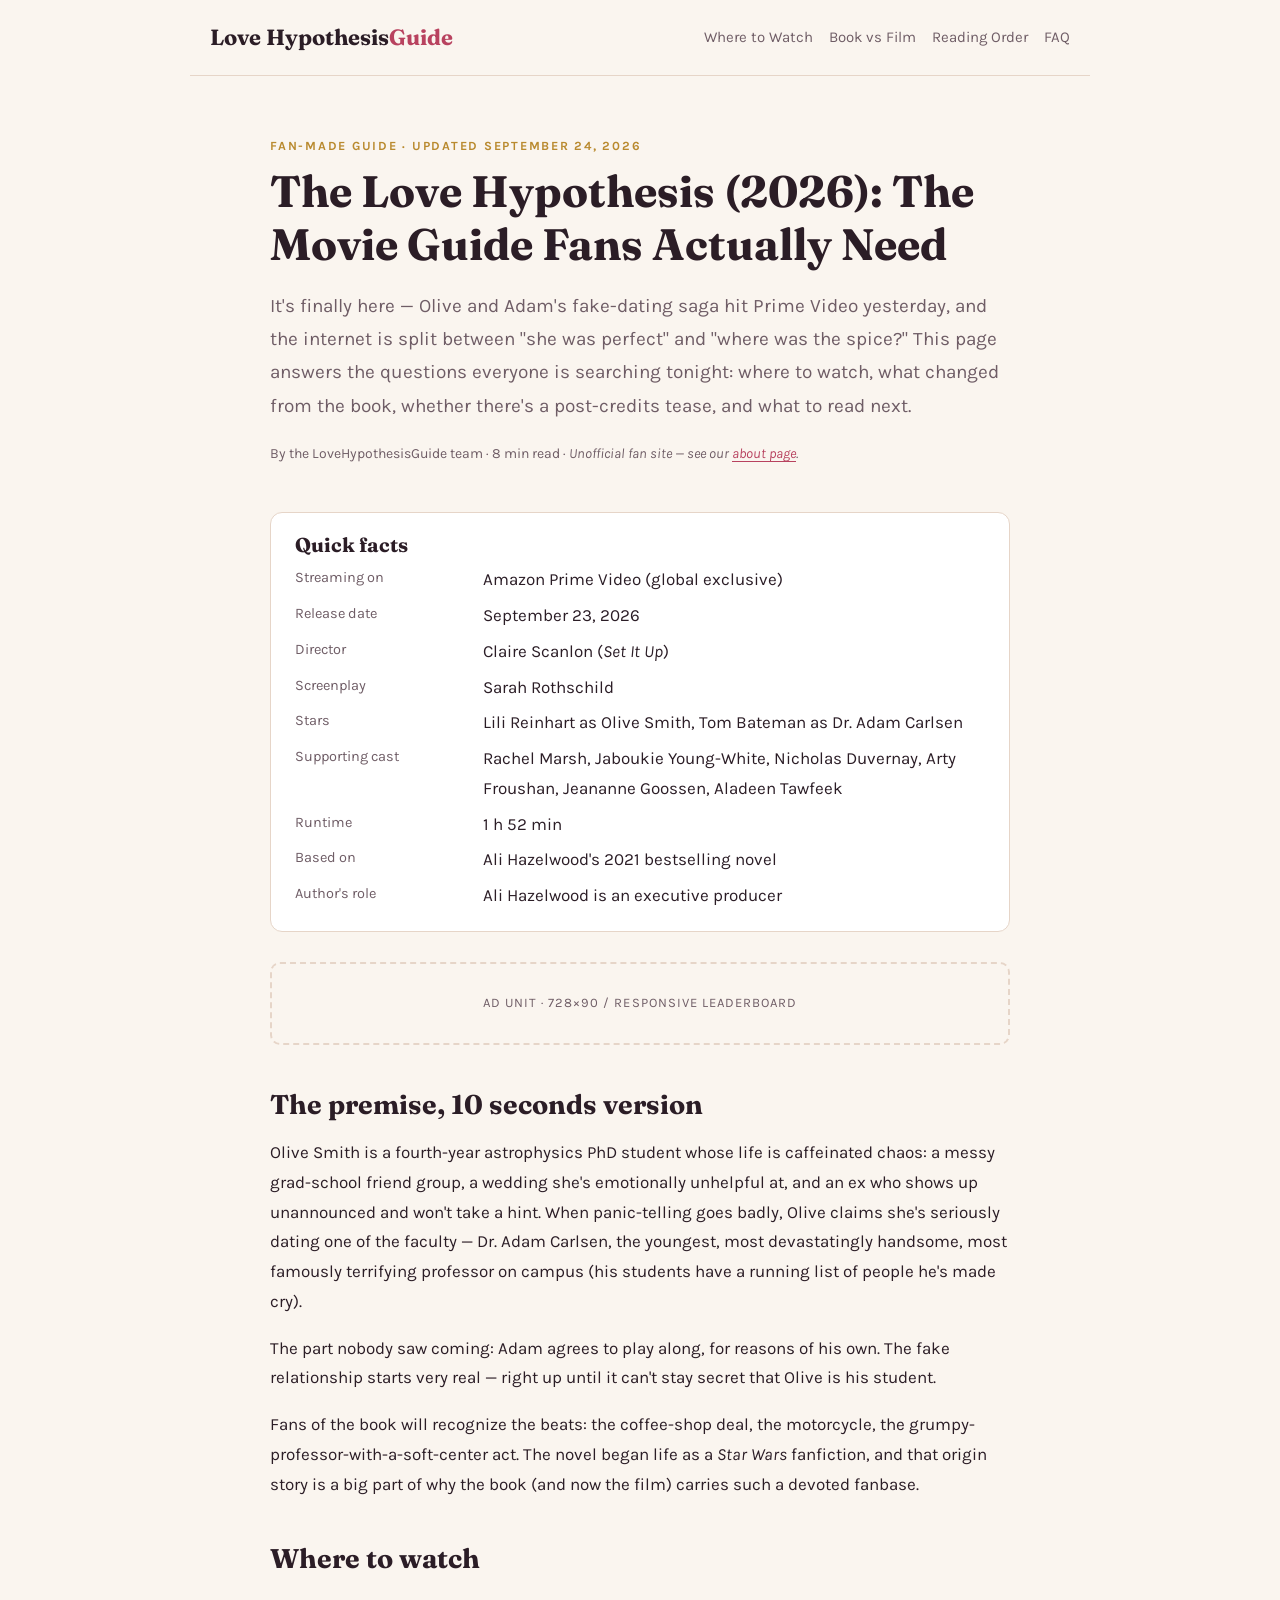
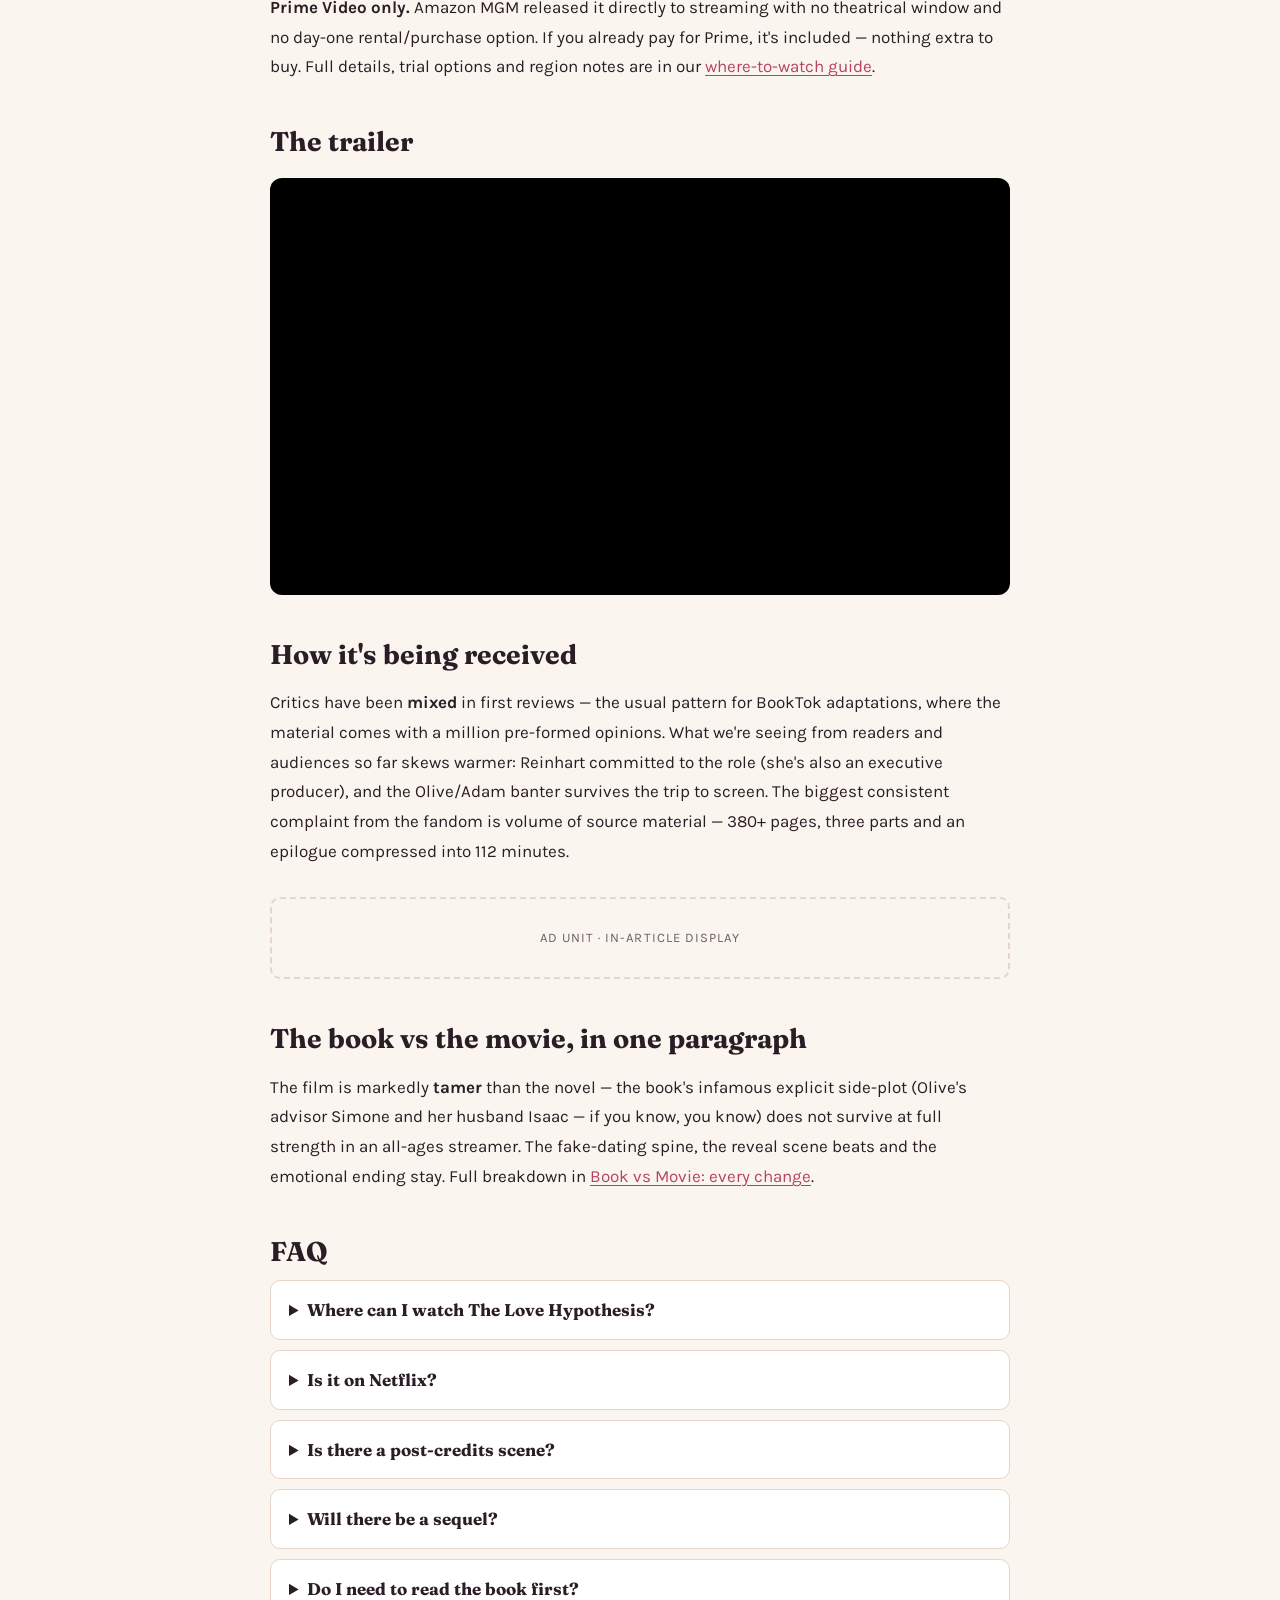
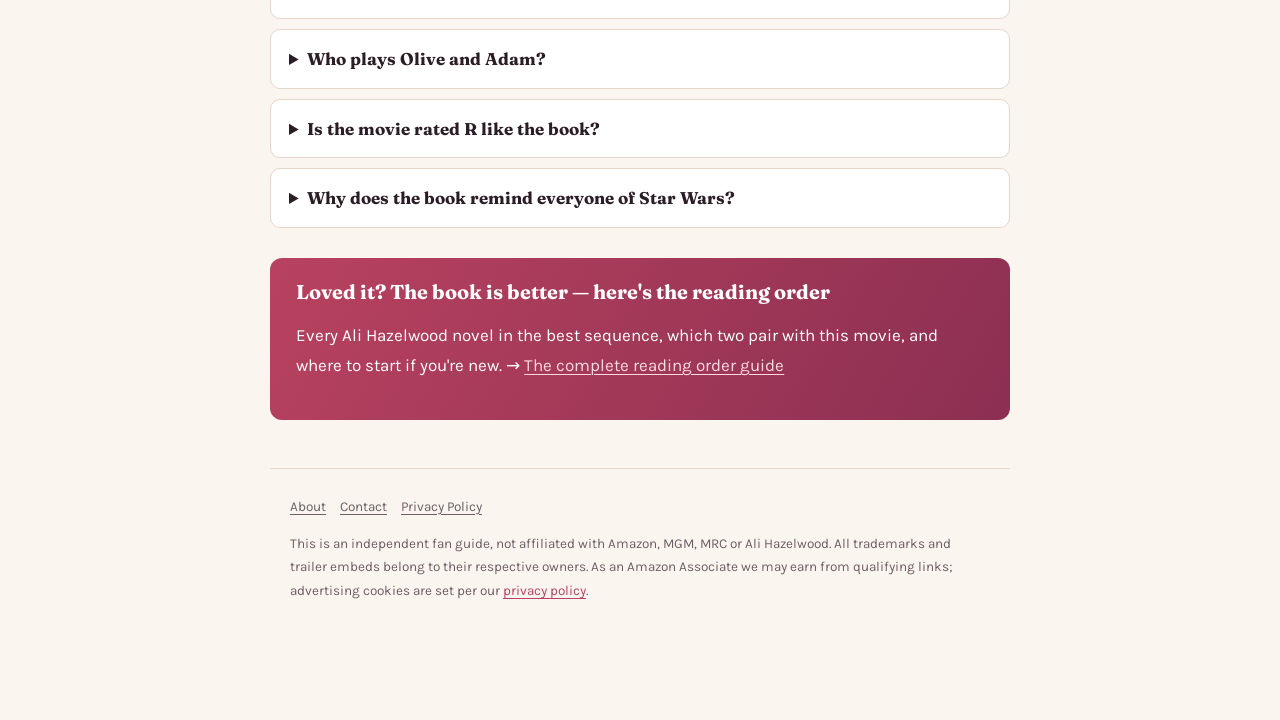
<file: index.html>
<!DOCTYPE html>
<html lang="en">
<head>
<meta charset="UTF-8">
<meta name="viewport" content="width=device-width, initial-scale=1">
<title>The Love Hypothesis (2026) Movie Guide: Where to Watch, Book vs Film, Sequel</title>
<meta name="description" content="The Love Hypothesis movie is streaming now on Prime Video. Your fan guide: where to watch, cast, book vs film changes, ending and sequel answers, and what to read next.">
<link rel="canonical" href="https://lovehypothesisguide.example.com/index.html">
<meta property="og:title" content="The Love Hypothesis (2026): The Movie Guide Fans Actually Need">
<meta property="og:description" content="Where to watch, book vs film differences, sequel plans, reading order — everything fans are searching, in one page.">
<meta property="og:type" content="article">
<link rel="preconnect" href="https://fonts.googleapis.com">
<link href="https://fonts.googleapis.com/css2?family=Fraunces:opsz,wght@9..144,400;9..144,600;9..144,700&family=Karla:wght@400;700&display=swap" rel="stylesheet">
<!-- AdSense: after approval, paste the loader snippet here (see README.md step 4):
  <script async src="https://pagead2.googlesyndication.com/pagead/js/adsbygoogle.js?client=ca-pub-4440141071779397"
     crossorigin="anonymous"></script>
  <!-- Google tag (gtag.js) -->
<script async src="https://www.googletagmanager.com/gtag/js?id=G-XMVQTRLVZQ"></script>
<script>
  window.dataLayer = window.dataLayer || [];
  function gtag(){dataLayer.push(arguments);}
  gtag('js', new Date());

  gtag('config', 'G-XMVQTRLVZQ');
</script>
<script type="application/ld+json">
{
  "@context": "https://schema.org",
  "@type": "Movie",
  "name": "The Love Hypothesis",
  "datePublished": "2026-09-23",
  "director": { "@type": "Person", "name": "Claire Scanlon" },
  "actor": [
    { "@type": "Person", "name": "Lili Reinhart" },
    { "@type": "Person", "name": "Tom Bateman" }
  ],
  "duration": "PT1H52M",
  "url": "https://lovehypothesisguide.example.com/index.html",
  "genre": ["Romance", "Comedy"]
}
</script>
<script type="application/ld+json">
{
  "@context": "https://schema.org",
  "@type": "FAQPage",
  "mainEntity": [
    { "@type": "Question", "name": "Where can I watch The Love Hypothesis?", "acceptedAnswer": { "@type": "Answer", "text": "It streams exclusively on Amazon Prime Video worldwide as of September 23, 2026. There was no theatrical window." } },
    { "@type": "Question", "name": "Is The Love Hypothesis on Netflix?", "acceptedAnswer": { "@type": "Answer", "text": "No. It is an Amazon MGM Studios production, so it is a Prime Video exclusive." } },
    { "@type": "Question", "name": "Will there be a Love Hypothesis sequel movie?", "acceptedAnswer": { "@type": "Answer", "text": "No sequel film has been officially announced as of September 24, 2026. Amazon has not commented, but the book series has a direct companion novel, Problematic Summer Romance, that is widely expected to be next if the film performs well." } },
    { "@type": "Question", "name": "Is the movie faithful to the book?", "acceptedAnswer": { "@type": "Answer", "text": "It keeps the core fake-dating premise, the grad-school setting and the biggest scenes, but the heat level is significantly tamer and subplots are condensed into a 1 hour 52 minute runtime." } }
  ]
}
</script>
<link rel="stylesheet" href="styles.css">
</head>
<body>

<header class="site-head">
  <a class="brand" href="index.html">Love Hypothesis<span>Guide</span></a>
  <nav>
    <a href="where-to-watch.html">Where to Watch</a>
    <a href="book-vs-movie.html">Book vs Film</a>
    <a href="reading-order.html">Reading Order</a>
    <a href="#faq">FAQ</a>
  </nav>
</header>

<div class="wrap">

<div class="hero">
  <div class="kicker">Fan-made guide · Updated September 24, 2026</div>
  <h1>The Love Hypothesis (2026): The Movie Guide Fans Actually Need</h1>
  <p class="lede">It's finally here — Olive and Adam's fake-dating saga hit Prime Video yesterday, and the internet is split between "she was perfect" and "where was the spice?" This page answers the questions everyone is searching tonight: where to watch, what changed from the book, whether there's a post-credits tease, and what to read next.</p>
  <p class="meta">By the LoveHypothesisGuide team · 8 min read · <em>Unofficial fan site — see our <a href="about.html">about page</a>.</em></p>
</div>

<div class="card facts">
  <h3 style="margin-top:0">Quick facts</h3>
  <dl>
    <dt>Streaming on</dt><dd>Amazon Prime Video (global exclusive)</dd>
    <dt>Release date</dt><dd>September 23, 2026</dd>
    <dt>Director</dt><dd>Claire Scanlon (<em>Set It Up</em>)</dd>
    <dt>Screenplay</dt><dd>Sarah Rothschild</dd>
    <dt>Stars</dt><dd>Lili Reinhart as Olive Smith, Tom Bateman as Dr. Adam Carlsen</dd>
    <dt>Supporting cast</dt><dd>Rachel Marsh, Jaboukie Young-White, Nicholas Duvernay, Arty Froushan, Jeananne Goossen, Aladeen Tawfeek</dd>
    <dt>Runtime</dt><dd>1 h 52 min</dd>
    <dt>Based on</dt><dd>Ali Hazelwood's 2021 bestselling novel</dd>
    <dt>Author's role</dt><dd>Ali Hazelwood is an executive producer</dd>
  </dl>
</div>

<div class="ad-slot">Ad unit · 728×90 / responsive leaderboard</div>

<h2 id="what">The premise, 10 seconds version</h2>
<p>Olive Smith is a fourth-year astrophysics PhD student whose life is caffeinated chaos: a messy grad-school friend group, a wedding she's emotionally unhelpful at, and an ex who shows up unannounced and won't take a hint. When panic-telling goes badly, Olive claims she's seriously dating one of the faculty — Dr. Adam Carlsen, the youngest, most devastatingly handsome, most famously terrifying professor on campus (his students have a running list of people he's made cry).</p>
<p>The part nobody saw coming: Adam agrees to play along, for reasons of his own. The fake relationship starts very real — right up until it can't stay secret that Olive is his student.</p>
<p>Fans of the book will recognize the beats: the coffee-shop deal, the motorcycle, the grumpy-professor-with-a-soft-center act. The novel began life as a <em>Star Wars</em> fanfiction, and that origin story is a big part of why the book (and now the film) carries such a devoted fanbase.</p>

<h2 id="watch">Where to watch</h2>
<p><strong>Prime Video only.</strong> Amazon MGM released it directly to streaming with no theatrical window and no day-one rental/purchase option. If you already pay for Prime, it's included — nothing extra to buy. Full details, trial options and region notes are in our <a href="where-to-watch.html">where-to-watch guide</a>.</p>

<h2 id="trailer">The trailer</h2>
<div class="trailer">
  <iframe src="https://www.youtube-nocookie.com/embed/xwdamnfS6IM" title="The Love Hypothesis — Official Trailer (Prime Video)" loading="lazy" allow="accelerometer; encrypted-media; picture-in-picture" allowfullscreen></iframe>
</div>

<h2 id="reception">How it's being received</h2>
<p>Critics have been <strong>mixed</strong> in first reviews — the usual pattern for BookTok adaptations, where the material comes with a million pre-formed opinions. What we're seeing from readers and audiences so far skews warmer: Reinhart committed to the role (she's also an executive producer), and the Olive/Adam banter survives the trip to screen. The biggest consistent complaint from the fandom is volume of source material — 380+ pages, three parts and an epilogue compressed into 112 minutes.</p>

<div class="ad-slot">Ad unit · in-article display</div>

<h2 id="changes">The book vs the movie, in one paragraph</h2>
<p>The film is markedly <strong>tamer</strong> than the novel — the book's infamous explicit side-plot (Olive's advisor Simone and her husband Isaac — if you know, you know) does not survive at full strength in an all-ages streamer. The fake-dating spine, the reveal scene beats and the emotional ending stay. Full breakdown in <a href="book-vs-movie.html">Book vs Movie: every change</a>.</p>

<h2 id="faq">FAQ</h2>
<div id="faq-block">
  <details>
    <summary>Where can I watch The Love Hypothesis?</summary>
    <p>Exclusively on Amazon Prime Video, worldwide, streaming free with a Prime subscription as of September 23, 2026.</p>
  </details>
  <details>
    <summary>Is it on Netflix?</summary>
    <p>No — it's an Amazon MGM Studios production, so Prime Video is its only home.</p>
  </details>
  <details>
    <summary>Is there a post-credits scene?</summary>
    <p>As of the first day of release, no post-credits or mid-credits scene has been widely reported by viewers. We're verifying this and will update the page the moment enough audience reports line up. <em>Last checked: Sep 24, 2026.</em></p>
  </details>
  <details>
    <summary>Will there be a sequel?</summary>
    <p>Nothing has been officially greenlit yet. But the source material stacks the deck: <em>Problematic Summer Romance</em> is a companion novel returning this world, Hazelwood is an EP on the franchise, and the film's first-weekend viewership numbers will likely decide whether Amazon orders more.</p>
  </details>
  <details>
    <summary>Do I need to read the book first?</summary>
    <p>No. The film stands alone. But the book has the internal monologue, the side couple and roughly twice the plot — see <a href="reading-order.html">reading order</a> if the movie made you a convert.</p>
  </details>
  <details>
    <summary>Who plays Olive and Adam?</summary>
    <p>Lili Reinhart (<em>Riverdale</em>) plays Olive Smith; Tom Bateman (<em>McMafia</em>, <em>Death on the Nile</em>) plays Dr. Adam Carlsen. Reinhart also produces.</p>
  </details>
  <details>
    <summary>Is the movie rated R like the book?</summary>
    <p>No. The novel's explicit content was never going to survive a Prime Video launch intact; the film is positioned as young-adult friendly, with romance heat implied rather than shown.</p>
  </details>
  <details>
    <summary>Why does the book remind everyone of Star Wars?</summary>
    <p>Because it literally is one: Ali Hazelwood originally wrote the story as a <em>Star Wars</em> Reylo fanfiction before renaming the characters and publishing it as an original novel in 2021.</p>
  </details>
</div>

<div class="cta">
  <h3>Loved it? The book is better — here's the reading order</h3>
  <p>Every Ali Hazelwood novel in the best sequence, which two pair with this movie, and where to start if you're new. → <a href="reading-order.html">The complete reading order guide</a></p>
</div>

<footer class="site-foot">
  <nav>
    <a href="about.html">About</a>
    <a href="contact.html">Contact</a>
    <a href="privacy.html">Privacy Policy</a>
  </nav>
  <p>This is an independent fan guide, not affiliated with Amazon, MGM, MRC or Ali Hazelwood. All trademarks and trailer embeds belong to their respective owners. As an Amazon Associate we may earn from qualifying links; advertising cookies are set per our <a href="privacy.html">privacy policy</a>.</p>
</footer>

</div>
</body>
</html>
</file>
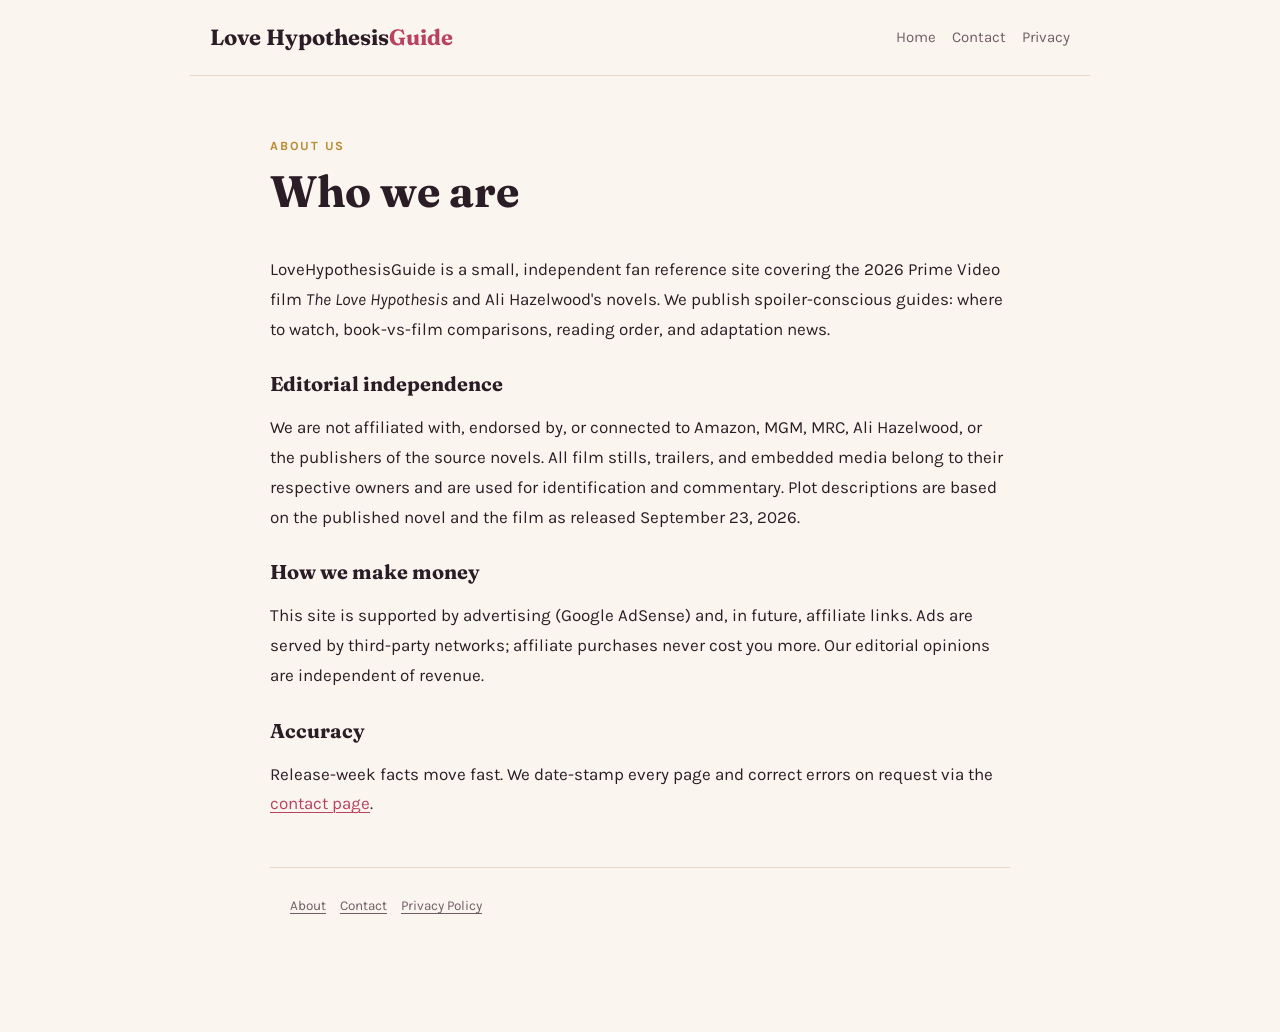
<file: about.html>
<!DOCTYPE html>
<html lang="en">
<head>
<meta charset="UTF-8">
<meta name="viewport" content="width=device-width, initial-scale=1">
<title>About — Love Hypothesis Guide</title>
<meta name="robots" content="index,follow">
<link rel="canonical" href="https://lovehypothesisguide.example.com/about.html">
<link href="https://fonts.googleapis.com/css2?family=Fraunces:opsz,wght@9..144,600;9..144,700&family=Karla:wght@400;700&display=swap" rel="stylesheet">
<link rel="stylesheet" href="styles.css">
</head>
<body>
<header class="site-head">
  <a class="brand" href="index.html">Love Hypothesis<span>Guide</span></a>
  <nav><a href="index.html">Home</a><a href="contact.html">Contact</a><a href="privacy.html">Privacy</a></nav>
</header>
<div class="wrap">
  <div class="hero"><div class="kicker">About us</div><h1>Who we are</h1></div>
  <p>LoveHypothesisGuide is a small, independent fan reference site covering the 2026 Prime Video film <em>The Love Hypothesis</em> and Ali Hazelwood's novels. We publish spoiler-conscious guides: where to watch, book-vs-film comparisons, reading order, and adaptation news.</p>
  <h3>Editorial independence</h3>
  <p>We are not affiliated with, endorsed by, or connected to Amazon, MGM, MRC, Ali Hazelwood, or the publishers of the source novels. All film stills, trailers, and embedded media belong to their respective owners and are used for identification and commentary. Plot descriptions are based on the published novel and the film as released September 23, 2026.</p>
  <h3>How we make money</h3>
  <p>This site is supported by advertising (Google AdSense) and, in future, affiliate links. Ads are served by third-party networks; affiliate purchases never cost you more. Our editorial opinions are independent of revenue.</p>
  <h3>Accuracy</h3>
  <p>Release-week facts move fast. We date-stamp every page and correct errors on request via the <a href="contact.html">contact page</a>.</p>
  <footer class="site-foot"><nav><a href="about.html">About</a><a href="contact.html">Contact</a><a href="privacy.html">Privacy Policy</a></nav></footer>
</div>
</body>
</html>
</file>
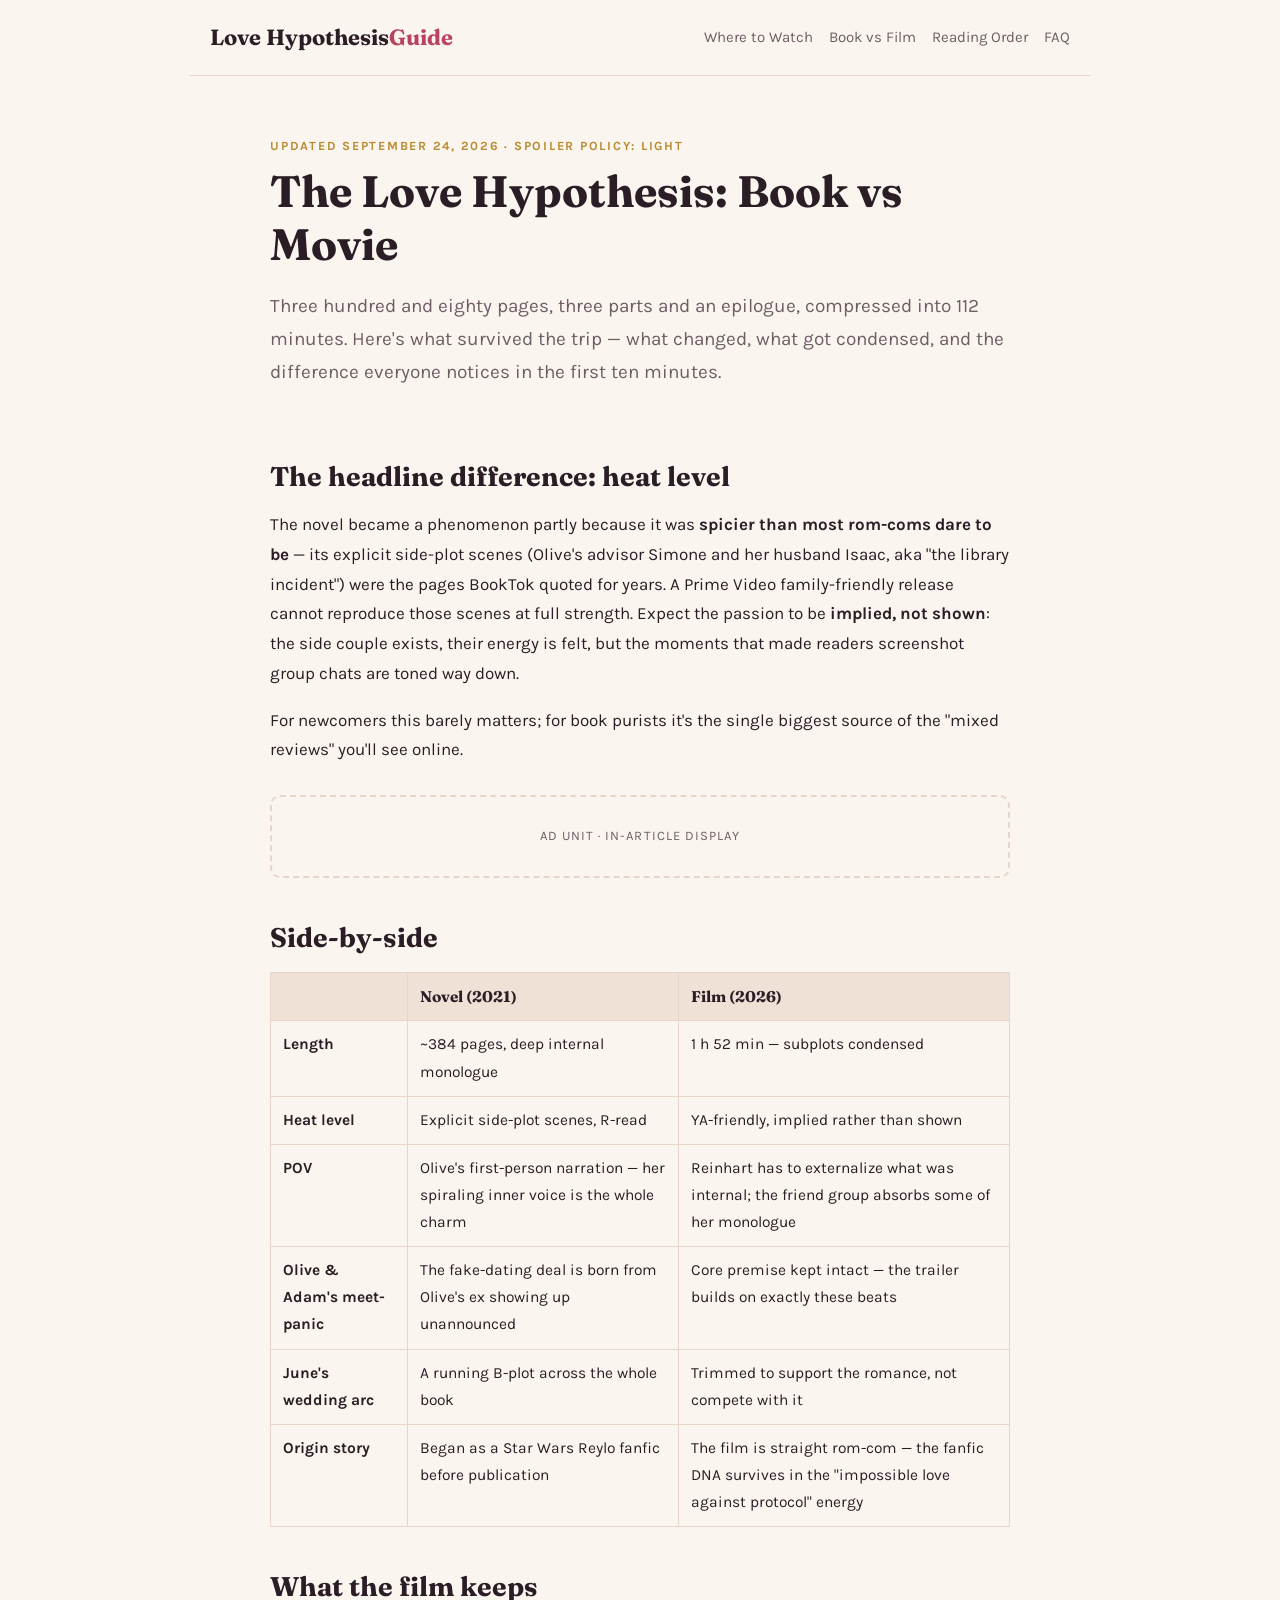
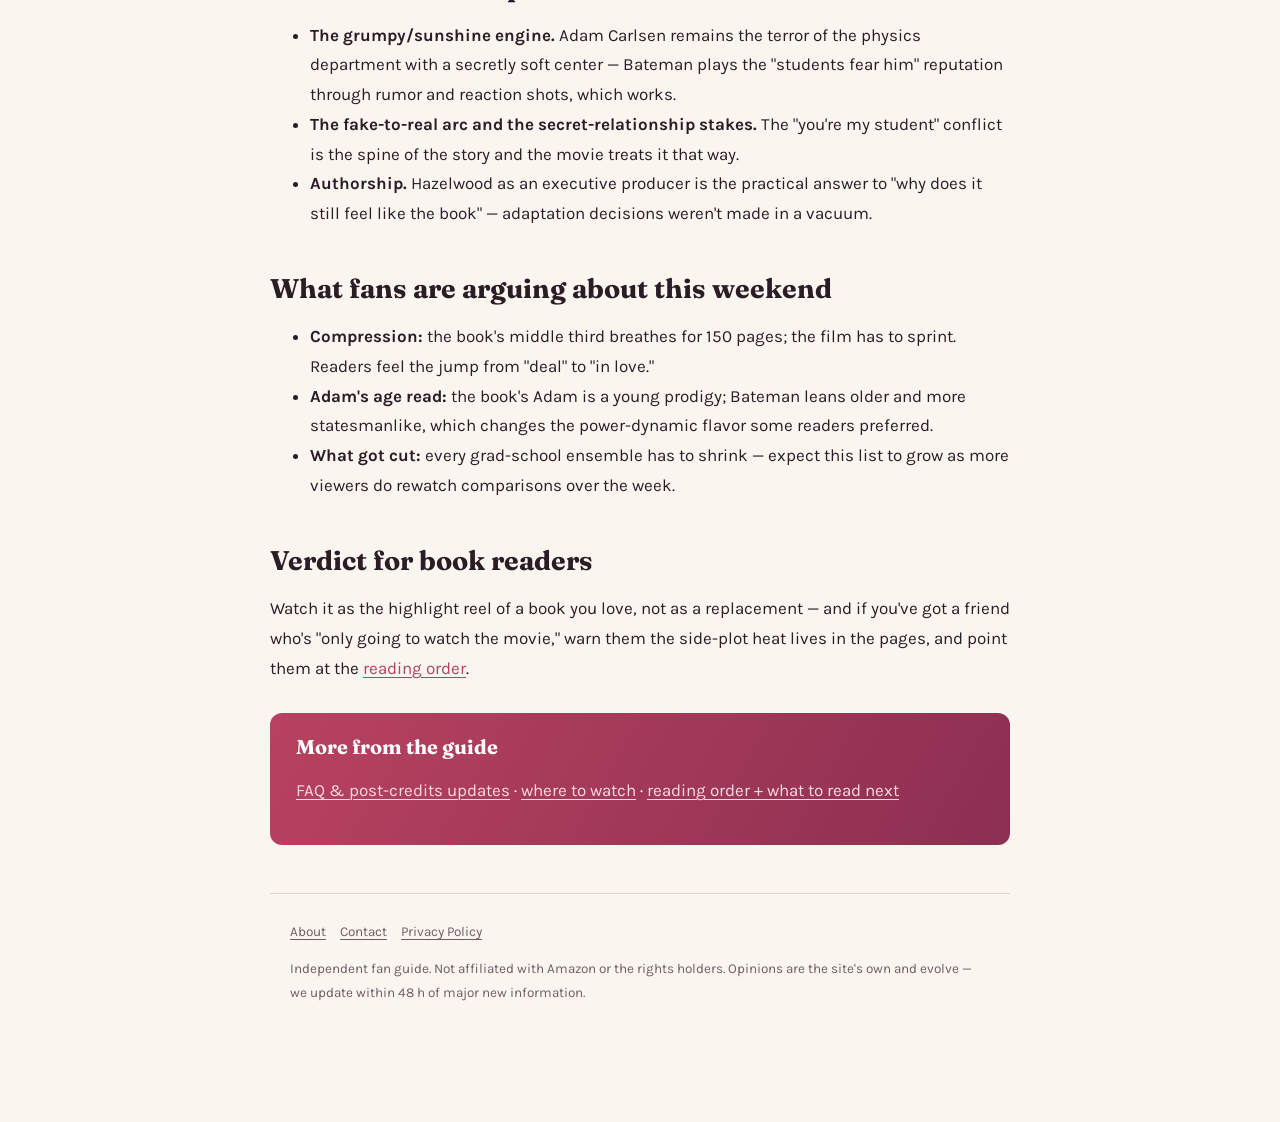
<file: book-vs-movie.html>
<!DOCTYPE html>
<html lang="en">
<head>
<meta charset="UTF-8">
<meta name="viewport" content="width=device-width, initial-scale=1">
<title>The Love Hypothesis: Book vs Movie — Every Change Explained (Spoiler-Lite)</title>
<meta name="description" content="How faithful is The Love Hypothesis movie to Ali Hazelwood's novel? Heat level, cut subplots, casting, and the ending — the book vs film comparison fans are searching for.">
<link rel="canonical" href="https://lovehypothesisguide.example.com/book-vs-movie.html">
<link rel="preconnect" href="https://fonts.googleapis.com">
<link href="https://fonts.googleapis.com/css2?family=Fraunces:opsz,wght@9..144,600;9..144,700&family=Karla:wght@400;700&display=swap" rel="stylesheet">
<link rel="stylesheet" href="styles.css">
<!-- AdSense loader snippet goes here after approval (see README.md) -->
</head>
<body>

<header class="site-head">
  <a class="brand" href="index.html">Love Hypothesis<span>Guide</span></a>
  <nav>
    <a href="where-to-watch.html">Where to Watch</a>
    <a href="book-vs-movie.html">Book vs Film</a>
    <a href="reading-order.html">Reading Order</a>
    <a href="index.html#faq">FAQ</a>
  </nav>
</header>

<div class="wrap">

<div class="hero">
  <div class="kicker">Updated September 24, 2026 · Spoiler policy: light</div>
  <h1>The Love Hypothesis: Book vs Movie</h1>
  <p class="lede">Three hundred and eighty pages, three parts and an epilogue, compressed into 112 minutes. Here's what survived the trip — what changed, what got condensed, and the difference everyone notices in the first ten minutes.</p>
</div>

<h2>The headline difference: heat level</h2>
<p>The novel became a phenomenon partly because it was <strong>spicier than most rom-coms dare to be</strong> — its explicit side-plot scenes (Olive's advisor Simone and her husband Isaac, aka "the library incident") were the pages BookTok quoted for years. A Prime Video family-friendly release cannot reproduce those scenes at full strength. Expect the passion to be <strong>implied, not shown</strong>: the side couple exists, their energy is felt, but the moments that made readers screenshot group chats are toned way down.</p>
<p>For newcomers this barely matters; for book purists it's the single biggest source of the "mixed reviews" you'll see online.</p>

<div class="ad-slot">Ad unit · in-article display</div>

<h2>Side-by-side</h2>
<table>
  <tr><th></th><th>Novel (2021)</th><th>Film (2026)</th></tr>
  <tr><td><strong>Length</strong></td><td>~384 pages, deep internal monologue</td><td>1 h 52 min — subplots condensed</td></tr>
  <tr><td><strong>Heat level</strong></td><td>Explicit side-plot scenes, R-read</td><td>YA-friendly, implied rather than shown</td></tr>
  <tr><td><strong>POV</strong></td><td>Olive's first-person narration — her spiraling inner voice is the whole charm</td><td>Reinhart has to externalize what was internal; the friend group absorbs some of her monologue</td></tr>
  <tr><td><strong>Olive & Adam's meet-panic</strong></td><td>The fake-dating deal is born from Olive's ex showing up unannounced</td><td>Core premise kept intact — the trailer builds on exactly these beats</td></tr>
  <tr><td><strong>June's wedding arc</strong></td><td>A running B-plot across the whole book</td><td>Trimmed to support the romance, not compete with it</td></tr>
  <tr><td><strong>Origin story</strong></td><td>Began as a Star Wars Reylo fanfic before publication</td><td>The film is straight rom-com — the fanfic DNA survives in the "impossible love against protocol" energy</td></tr>
</table>

<h2>What the film keeps</h2>
<ul>
  <li><strong>The grumpy/sunshine engine.</strong> Adam Carlsen remains the terror of the physics department with a secretly soft center — Bateman plays the "students fear him" reputation through rumor and reaction shots, which works.</li>
  <li><strong>The fake-to-real arc and the secret-relationship stakes.</strong> The "you're my student" conflict is the spine of the story and the movie treats it that way.</li>
  <li><strong>Authorship.</strong> Hazelwood as an executive producer is the practical answer to "why does it still feel like the book" — adaptation decisions weren't made in a vacuum.</li>
</ul>

<h2>What fans are arguing about this weekend</h2>
<ul>
  <li><strong>Compression:</strong> the book's middle third breathes for 150 pages; the film has to sprint. Readers feel the jump from "deal" to "in love."</li>
  <li><strong>Adam's age read:</strong> the book's Adam is a young prodigy; Bateman leans older and more statesmanlike, which changes the power-dynamic flavor some readers preferred.</li>
  <li><strong>What got cut:</strong> every grad-school ensemble has to shrink — expect this list to grow as more viewers do rewatch comparisons over the week.</li>
</ul>

<!-- TODO(owner): after a full watch-through, expand this table with scene-by-scene specifics
     (which exact scenes survive, ending/epilogue handling, post-credits answer). This is the
     page's long-term SEO moat — nobody else has a complete, honest comparison yet. -->

<h2>Verdict for book readers</h2>
<p>Watch it as the highlight reel of a book you love, not as a replacement — and if you've got a friend who's "only going to watch the movie," warn them the side-plot heat lives in the pages, and point them at the <a href="reading-order.html">reading order</a>.</p>

<div class="cta">
  <h3>More from the guide</h3>
  <p><a href="index.html#faq">FAQ &amp; post-credits updates</a> · <a href="where-to-watch.html">where to watch</a> · <a href="reading-order.html">reading order + what to read next</a></p>
</div>

<footer class="site-foot">
  <nav>
    <a href="about.html">About</a>
    <a href="contact.html">Contact</a>
    <a href="privacy.html">Privacy Policy</a>
  </nav>
  <p>Independent fan guide. Not affiliated with Amazon or the rights holders. Opinions are the site's own and evolve — we update within 48 h of major new information.</p>
</footer>

</div>
</body>
</html>
</file>
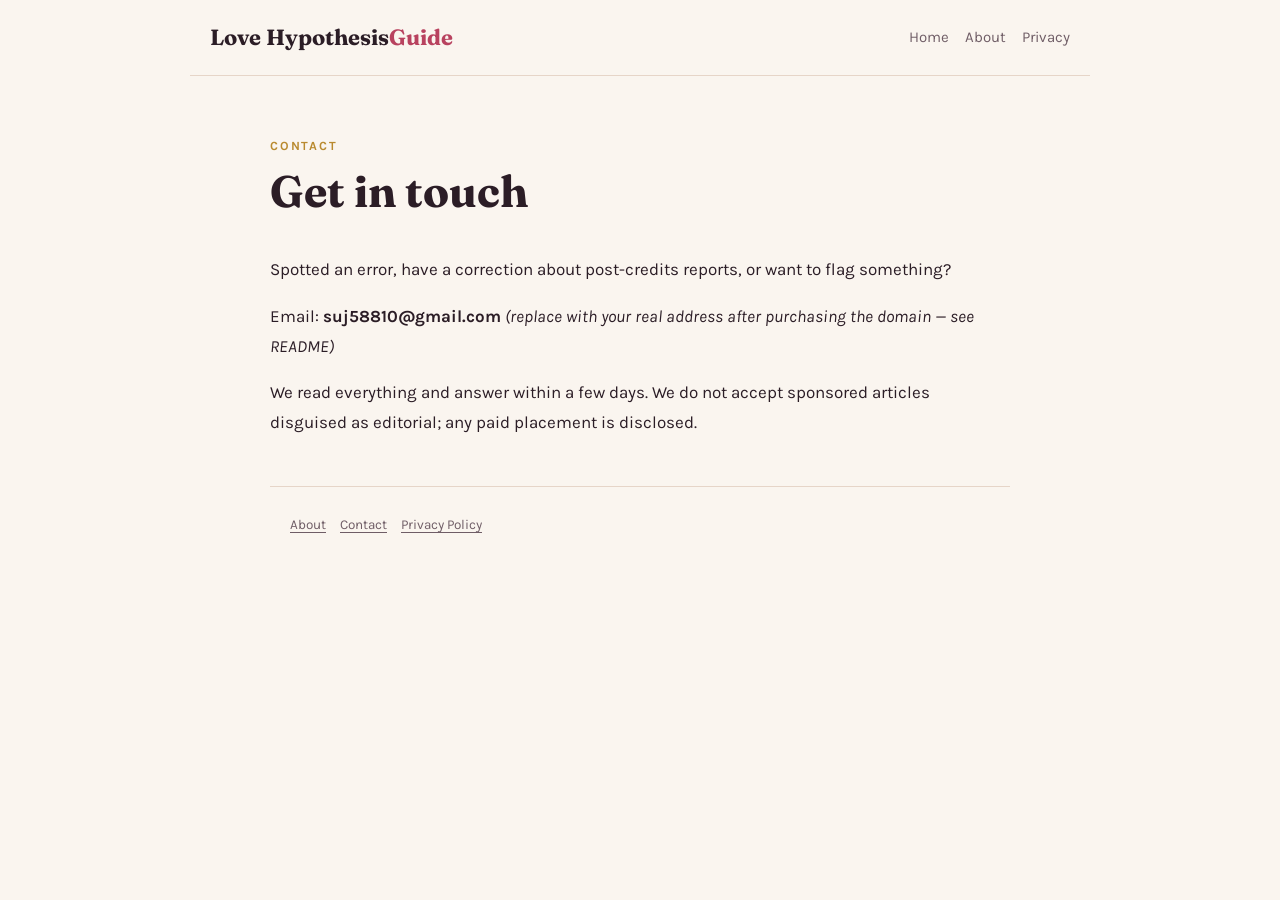
<file: contact.html>
<!DOCTYPE html>
<html lang="en">
<head>
<meta charset="UTF-8">
<meta name="viewport" content="width=device-width, initial-scale=1">
<title>Contact — Love Hypothesis Guide</title>
<link rel="canonical" href="https://lovehypothesisguide.example.com/contact.html">
<link href="https://fonts.googleapis.com/css2?family=Fraunces:opsz,wght@9..144,600;9..144,700&family=Karla:wght@400;700&display=swap" rel="stylesheet">
<link rel="stylesheet" href="styles.css">
</head>
<body>
<header class="site-head">
  <a class="brand" href="index.html">Love Hypothesis<span>Guide</span></a>
  <nav><a href="index.html">Home</a><a href="about.html">About</a><a href="privacy.html">Privacy</a></nav>
</header>
<div class="wrap">
  <div class="hero"><div class="kicker">Contact</div><h1>Get in touch</h1></div>
  <p>Spotted an error, have a correction about post-credits reports, or want to flag something?</p>
  <p>Email: <strong>suj58810@gmail.com</strong> <em>(replace with your real address after purchasing the domain — see README)</em></p>
  <p>We read everything and answer within a few days. We do not accept sponsored articles disguised as editorial; any paid placement is disclosed.</p>
  <footer class="site-foot"><nav><a href="about.html">About</a><a href="contact.html">Contact</a><a href="privacy.html">Privacy Policy</a></nav></footer>
</div>
</body>
</html>
</file>
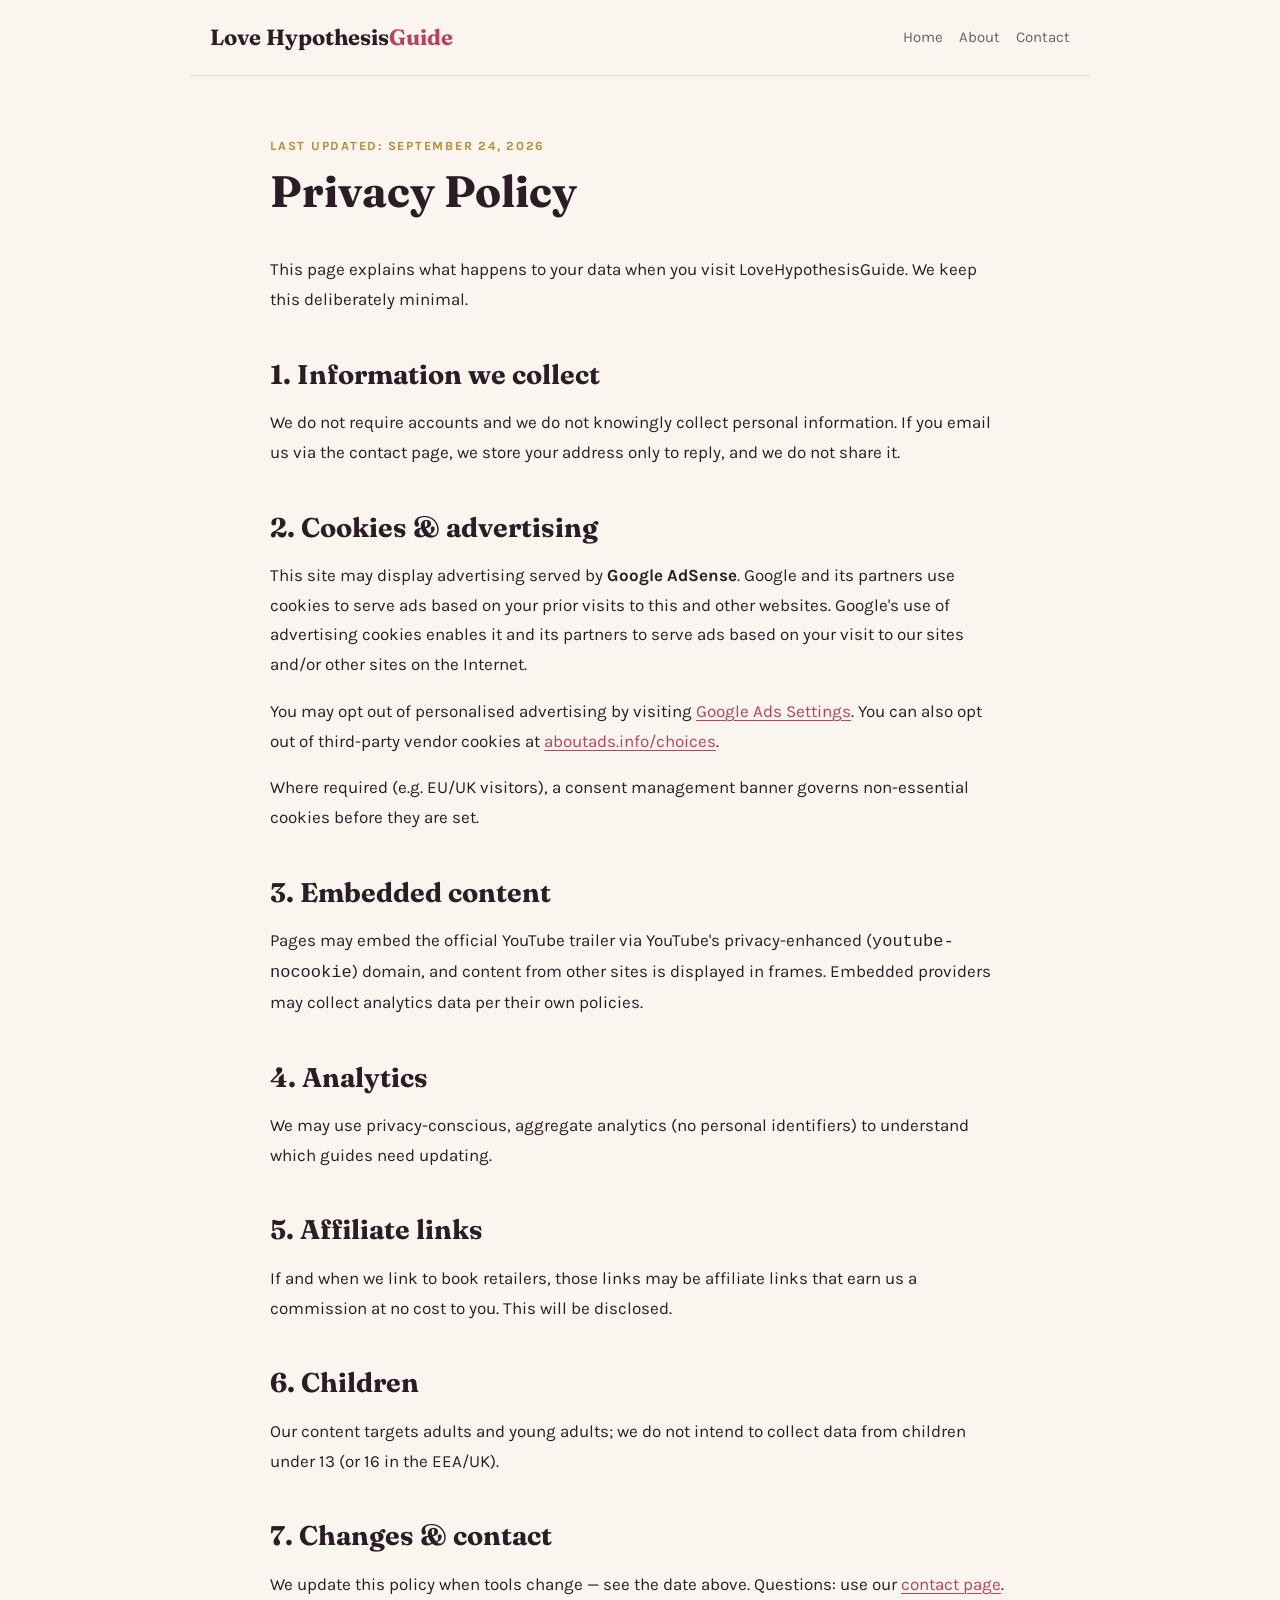
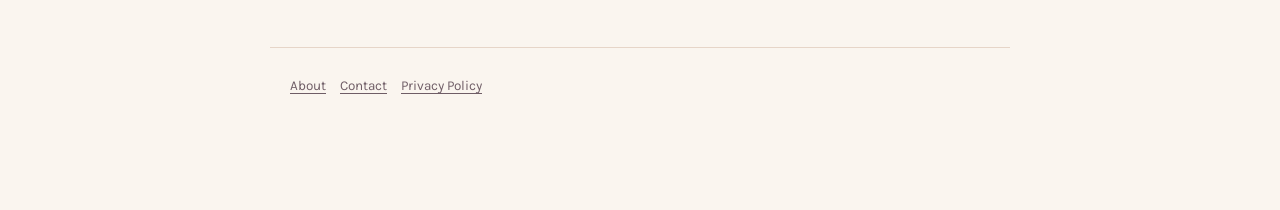
<file: privacy.html>
<!DOCTYPE html>
<html lang="en">
<head>
<meta charset="UTF-8">
<meta name="viewport" content="width=device-width, initial-scale=1">
<title>Privacy Policy — Love Hypothesis Guide</title>
<link rel="canonical" href="https://lovehypothesisguide.example.com/privacy.html">
<link href="https://fonts.googleapis.com/css2?family=Fraunces:opsz,wght@9..144,600;9..144,700&family=Karla:wght@400;700&display=swap" rel="stylesheet">
<link rel="stylesheet" href="styles.css">
</head>
<body>
<header class="site-head">
  <a class="brand" href="index.html">Love Hypothesis<span>Guide</span></a>
  <nav><a href="index.html">Home</a><a href="about.html">About</a><a href="contact.html">Contact</a></nav>
</header>
<div class="wrap">
  <div class="hero"><div class="kicker">Last updated: September 24, 2026</div><h1>Privacy Policy</h1></div>
  <p>This page explains what happens to your data when you visit LoveHypothesisGuide. We keep this deliberately minimal.</p>
  <h2>1. Information we collect</h2>
  <p>We do not require accounts and we do not knowingly collect personal information. If you email us via the contact page, we store your address only to reply, and we do not share it.</p>
  <h2>2. Cookies &amp; advertising</h2>
  <p>This site may display advertising served by <strong>Google AdSense</strong>. Google and its partners use cookies to serve ads based on your prior visits to this and other websites. Google's use of advertising cookies enables it and its partners to serve ads based on your visit to our sites and/or other sites on the Internet.</p>
  <p>You may opt out of personalised advertising by visiting <a href="https://www.google.com/settings/ads" rel="nofollow">Google Ads Settings</a>. You can also opt out of third-party vendor cookies at <a href="https://www.aboutads.info/choices" rel="nofollow">aboutads.info/choices</a>.</p>
  <p>Where required (e.g. EU/UK visitors), a consent management banner governs non-essential cookies before they are set.</p>
  <h2>3. Embedded content</h2>
  <p>Pages may embed the official YouTube trailer via YouTube's privacy-enhanced (<code>youtube-nocookie</code>) domain, and content from other sites is displayed in frames. Embedded providers may collect analytics data per their own policies.</p>
  <h2>4. Analytics</h2>
  <p>We may use privacy-conscious, aggregate analytics (no personal identifiers) to understand which guides need updating.</p>
  <h2>5. Affiliate links</h2>
  <p>If and when we link to book retailers, those links may be affiliate links that earn us a commission at no cost to you. This will be disclosed.</p>
  <h2>6. Children</h2>
  <p>Our content targets adults and young adults; we do not intend to collect data from children under 13 (or 16 in the EEA/UK).</p>
  <h2>7. Changes &amp; contact</h2>
  <p>We update this policy when tools change — see the date above. Questions: use our <a href="contact.html">contact page</a>.</p>
  <footer class="site-foot"><nav><a href="about.html">About</a><a href="contact.html">Contact</a><a href="privacy.html">Privacy Policy</a></nav></footer>
</div>
</body>
</html>
</file>
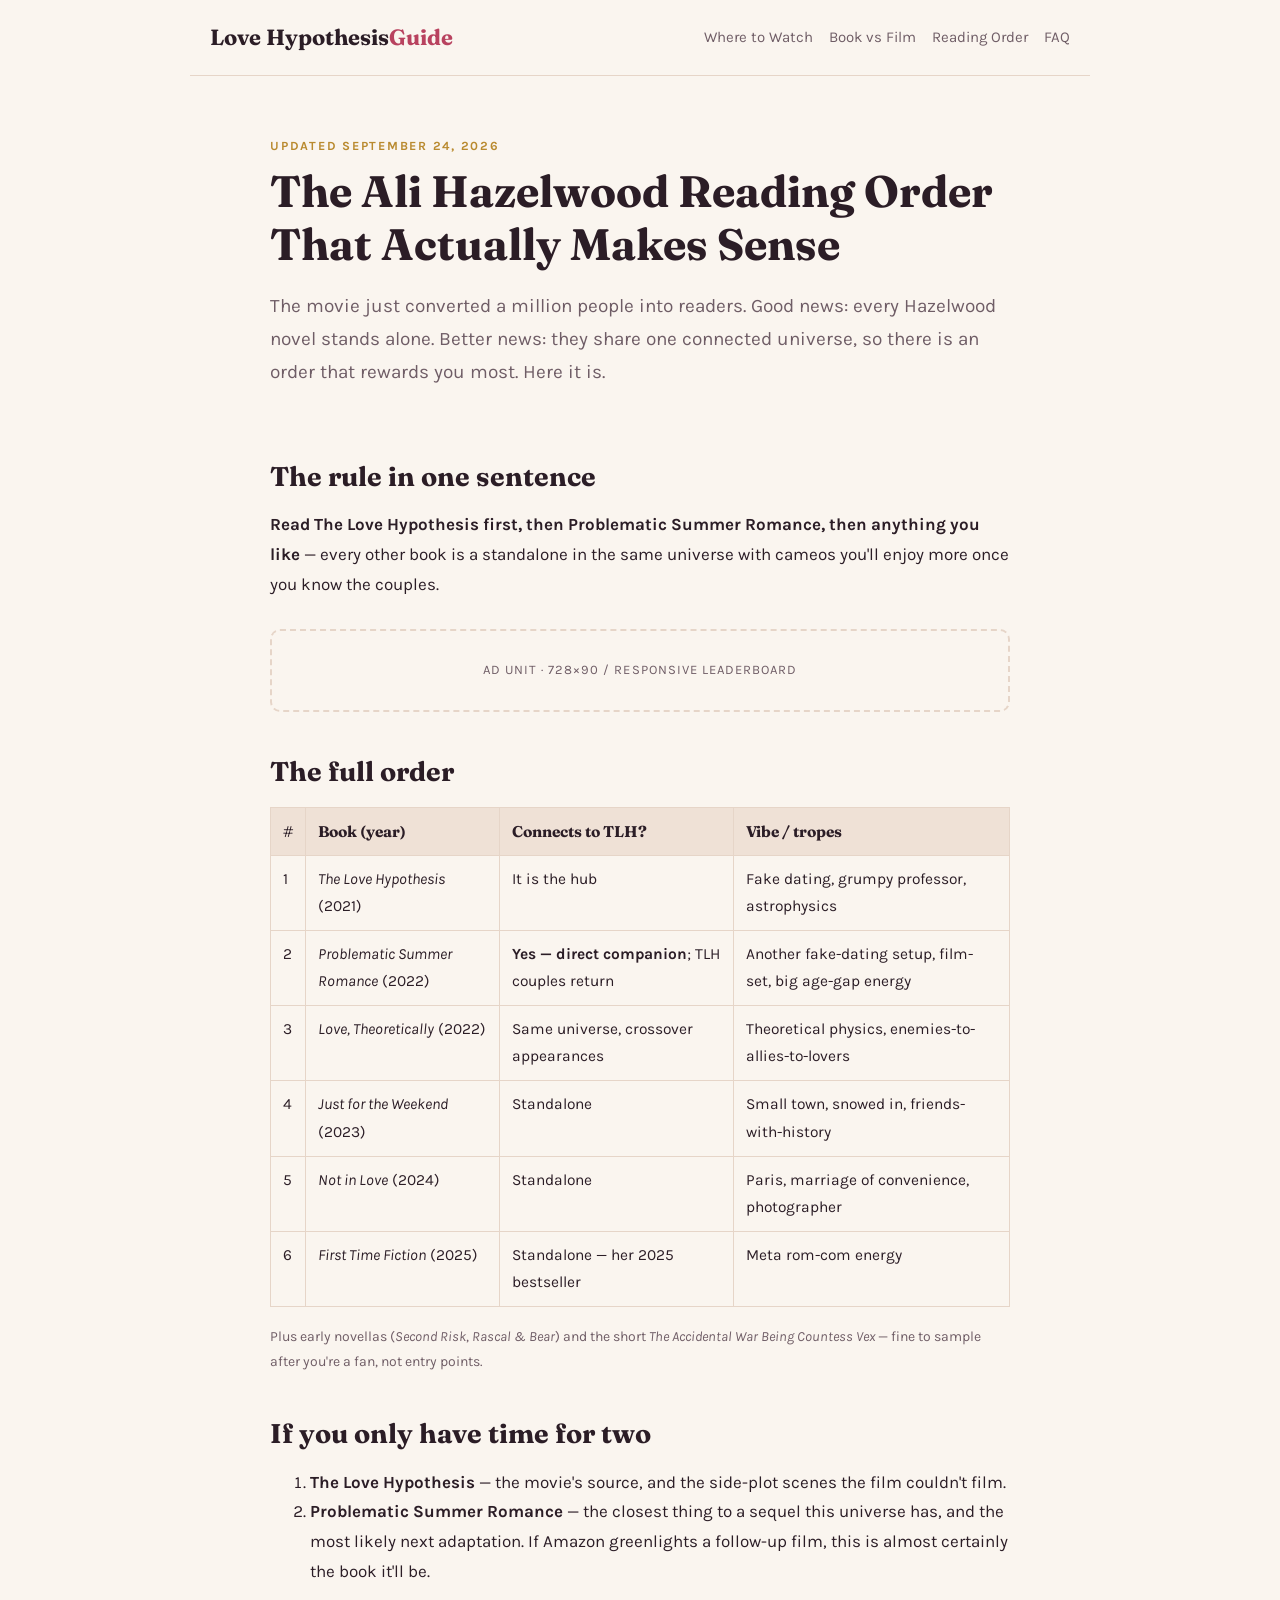
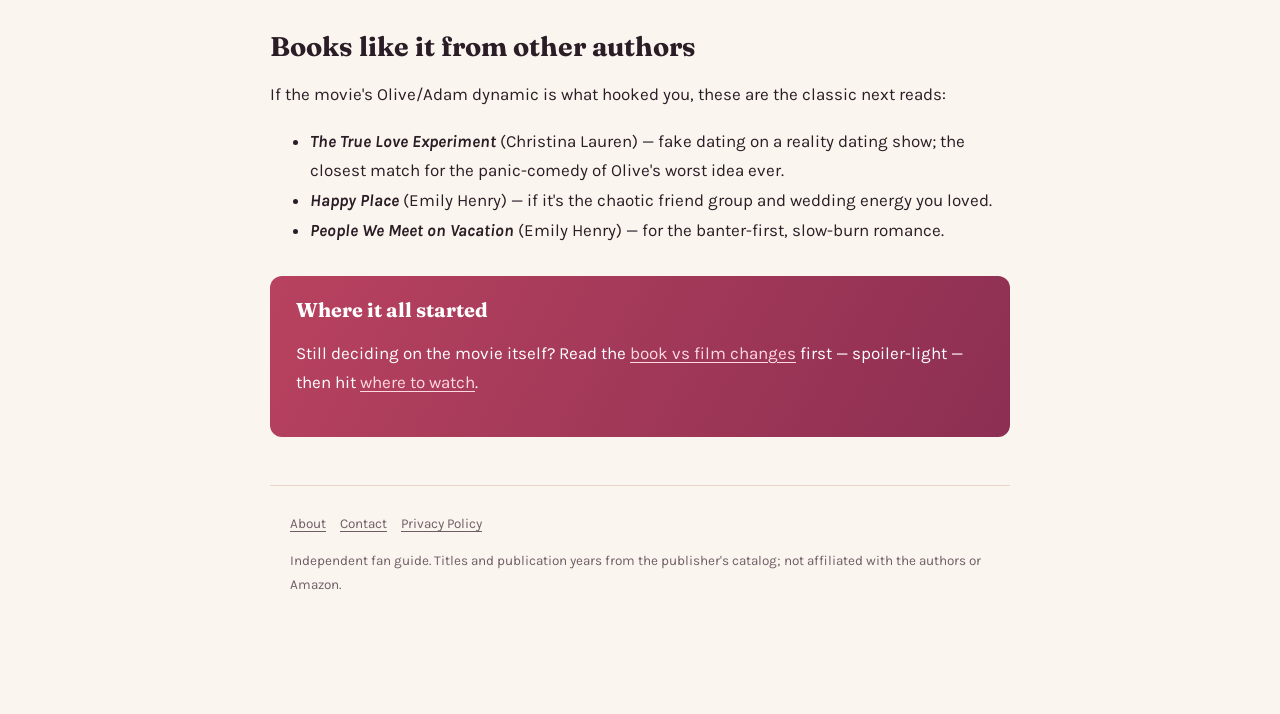
<file: reading-order.html>
<!DOCTYPE html>
<html lang="en">
<head>
<meta charset="UTF-8">
<meta name="viewport" content="width=device-width, initial-scale=1">
<title>Ali Hazelwood Reading Order (2026): Start With The Love Hypothesis, End Here</title>
<meta name="description" content="The complete Ali Hazelwood reading order — every novel and how they connect. New from the Prime Video movie? Here's exactly what to read first and what to skip.">
<link rel="canonical" href="https://lovehypothesisguide.example.com/reading-order.html">
<link rel="preconnect" href="https://fonts.googleapis.com">
<link href="https://fonts.googleapis.com/css2?family=Fraunces:opsz,wght@9..144,600;9..144,700&family=Karla:wght@400;700&display=swap" rel="stylesheet">
<link rel="stylesheet" href="styles.css">
<!-- AdSense loader snippet goes here after approval (see README.md) -->
</head>
<body>

<header class="site-head">
  <a class="brand" href="index.html">Love Hypothesis<span>Guide</span></a>
  <nav>
    <a href="where-to-watch.html">Where to Watch</a>
    <a href="book-vs-movie.html">Book vs Film</a>
    <a href="reading-order.html">Reading Order</a>
    <a href="index.html#faq">FAQ</a>
  </nav>
</header>

<div class="wrap">

<div class="hero">
  <div class="kicker">Updated September 24, 2026</div>
  <h1>The Ali Hazelwood Reading Order That Actually Makes Sense</h1>
  <p class="lede">The movie just converted a million people into readers. Good news: every Hazelwood novel stands alone. Better news: they share one connected universe, so there is an order that rewards you most. Here it is.</p>
</div>

<h2>The rule in one sentence</h2>
<p><strong>Read The Love Hypothesis first, then Problematic Summer Romance, then anything you like</strong> — every other book is a standalone in the same universe with cameos you'll enjoy more once you know the couples.</p>

<div class="ad-slot">Ad unit · 728×90 / responsive leaderboard</div>

<h2>The full order</h2>
<table>
  <tr><th>#</th><th>Book (year)</th><th>Connects to TLH?</th><th>Vibe / tropes</th></tr>
  <tr><td>1</td><td><em>The Love Hypothesis</em> (2021)</td><td>It is the hub</td><td>Fake dating, grumpy professor, astrophysics</td></tr>
  <tr><td>2</td><td><em>Problematic Summer Romance</em> (2022)</td><td><strong>Yes — direct companion</strong>; TLH couples return</td><td>Another fake-dating setup, film-set, big age-gap energy</td></tr>
  <tr><td>3</td><td><em>Love, Theoretically</em> (2022)</td><td>Same universe, crossover appearances</td><td>Theoretical physics, enemies-to-allies-to-lovers</td></tr>
  <tr><td>4</td><td><em>Just for the Weekend</em> (2023)</td><td>Standalone</td><td>Small town, snowed in, friends-with-history</td></tr>
  <tr><td>5</td><td><em>Not in Love</em> (2024)</td><td>Standalone</td><td>Paris, marriage of convenience, photographer</td></tr>
  <tr><td>6</td><td><em>First Time Fiction</em> (2025)</td><td>Standalone — her 2025 bestseller</td><td>Meta rom-com energy</td></tr>
</table>
<p class="meta">Plus early novellas (<em>Second Risk</em>, <em>Rascal &amp; Bear</em>) and the short <em>The Accidental War Being Countess Vex</em> — fine to sample after you're a fan, not entry points.</p>

<h2>If you only have time for two</h2>
<ol>
  <li><strong>The Love Hypothesis</strong> — the movie's source, and the side-plot scenes the film couldn't film.</li>
  <li><strong>Problematic Summer Romance</strong> — the closest thing to a sequel this universe has, and the most likely next adaptation. If Amazon greenlights a follow-up film, this is almost certainly the book it'll be.</li>
</ol>

<h2>Books like it from other authors</h2>
<p>If the movie's Olive/Adam dynamic is what hooked you, these are the classic next reads:</p>
<ul>
  <li><strong><em>The True Love Experiment</em></strong> (Christina Lauren) — fake dating on a reality dating show; the closest match for the panic-comedy of Olive's worst idea ever.</li>
  <li><strong><em>Happy Place</em></strong> (Emily Henry) — if it's the chaotic friend group and wedding energy you loved.</li>
  <li><strong><em>People We Meet on Vacation</em></strong> (Emily Henry) — for the banter-first, slow-burn romance.</li>
</ul>

<!-- TODO(owner): turn each recommendation into an Amazon Associates text/book-link card once
     the site is monetized — these are the highest-EPC keywords in this niche. -->

<div class="cta">
  <h3>Where it all started</h3>
  <p>Still deciding on the movie itself? Read the <a href="book-vs-movie.html">book vs film changes</a> first — spoiler-light — then hit <a href="where-to-watch.html">where to watch</a>.</p>
</div>

<footer class="site-foot">
  <nav>
    <a href="about.html">About</a>
    <a href="contact.html">Contact</a>
    <a href="privacy.html">Privacy Policy</a>
  </nav>
  <p>Independent fan guide. Titles and publication years from the publisher's catalog; not affiliated with the authors or Amazon.</p>
</footer>

</div>
</body>
</html>
</file>
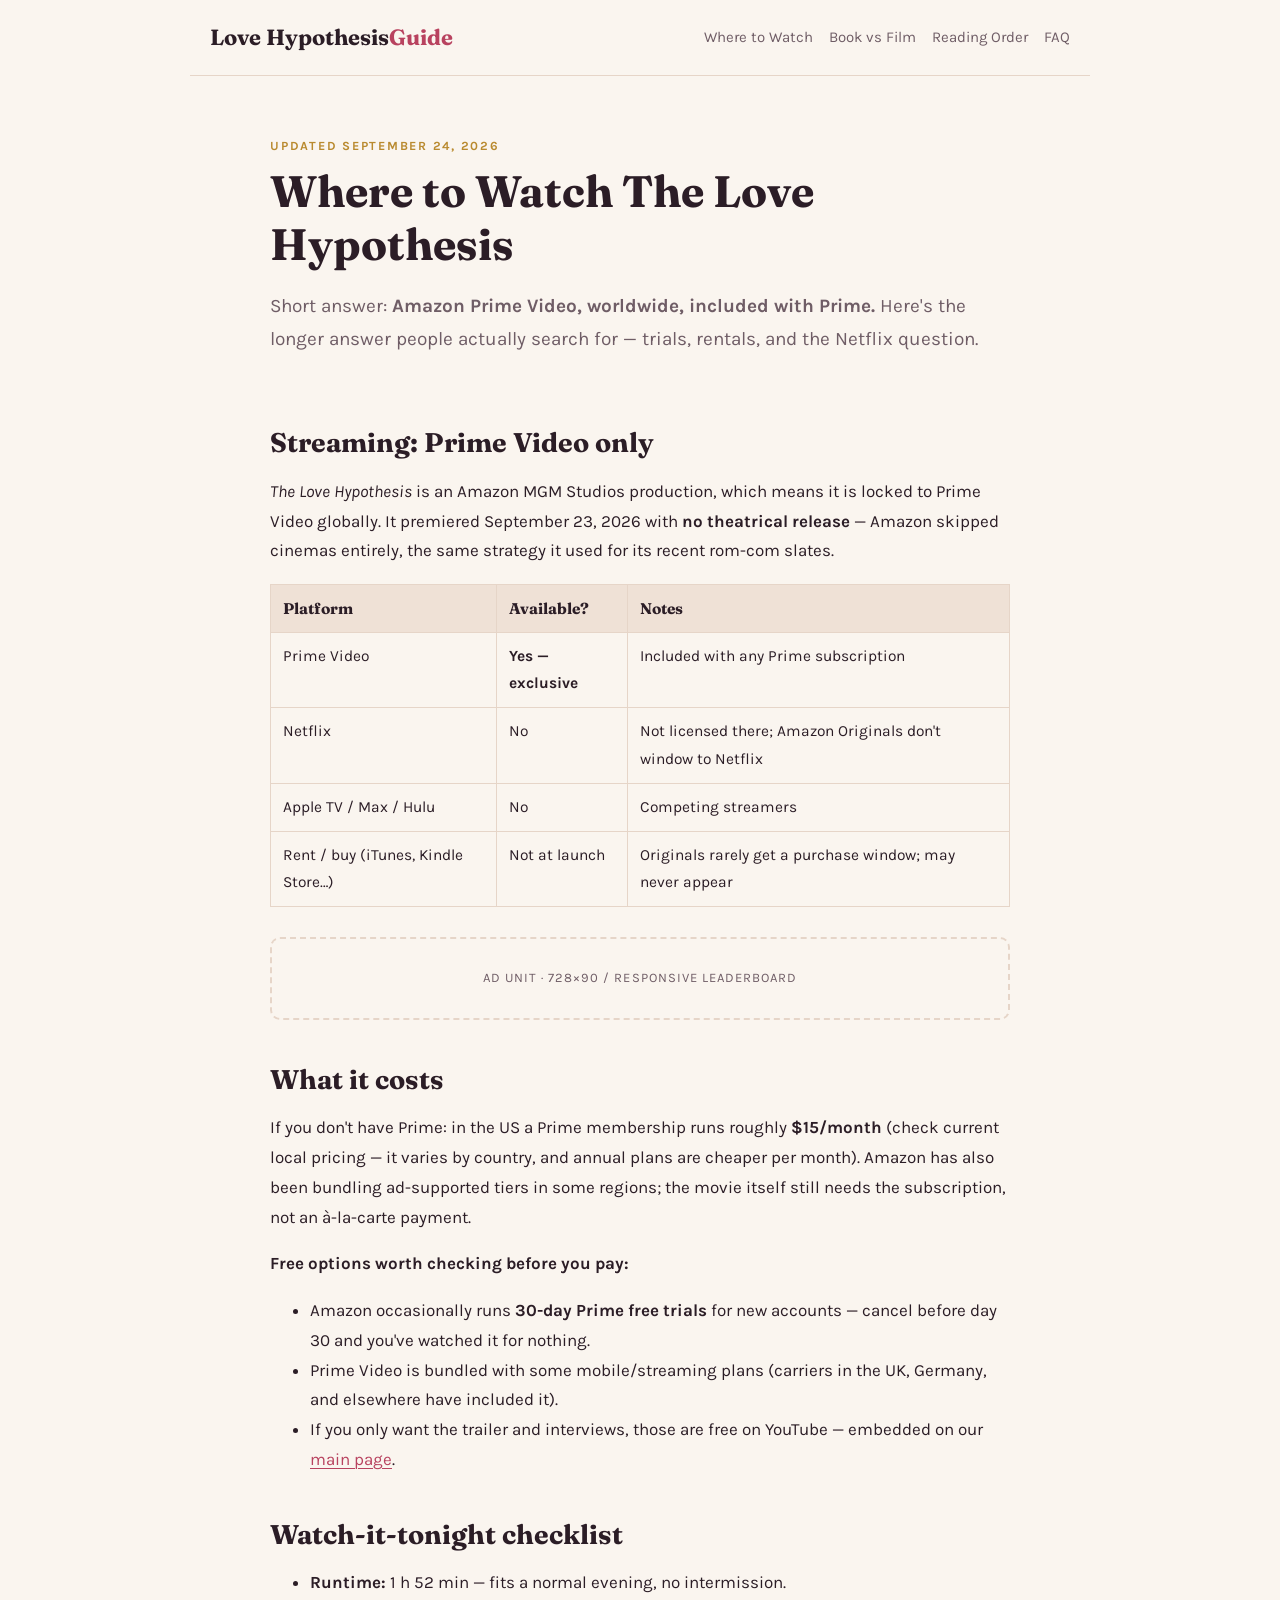
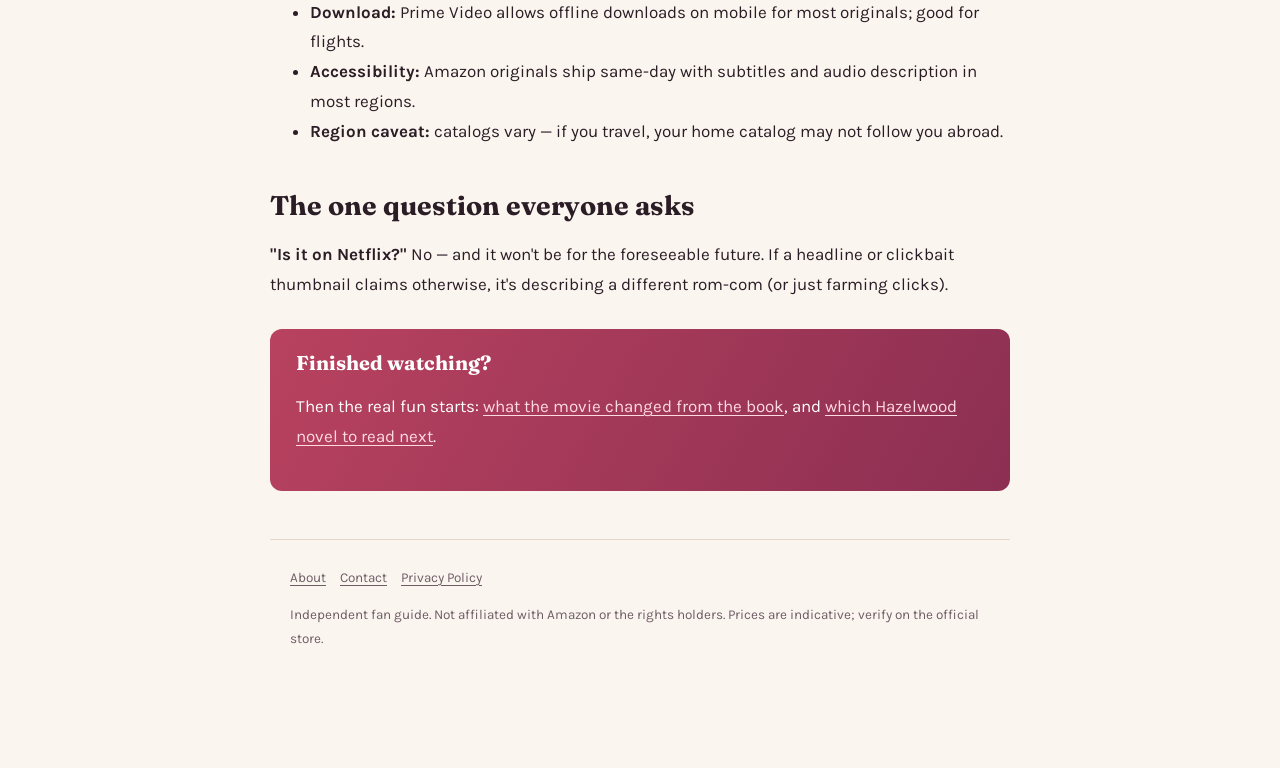
<file: where-to-watch.html>
<!DOCTYPE html>
<html lang="en">
<head>
<meta charset="UTF-8">
<meta name="viewport" content="width=device-width, initial-scale=1">
<title>Where to Watch The Love Hypothesis (2026): Prime Video, Trial & Region Guide</title>
<meta name="description" content="The Love Hypothesis is a Prime Video exclusive. Do you need to pay? Is it on Netflix or Apple TV? Full where-to-watch guide including free trial options and regional availability.">
<link rel="canonical" href="https://lovehypothesisguide.example.com/where-to-watch.html">
<link rel="preconnect" href="https://fonts.googleapis.com">
<link href="https://fonts.googleapis.com/css2?family=Fraunces:opsz,wght@9..144,400;9..144,600;9..144,700&family=Karla:wght@400;700&display=swap" rel="stylesheet">
<link rel="stylesheet" href="styles.css">
<!-- AdSense loader snippet goes here after approval (see README.md) -->
</head>
<body>

<header class="site-head">
  <a class="brand" href="index.html">Love Hypothesis<span>Guide</span></a>
  <nav>
    <a href="where-to-watch.html">Where to Watch</a>
    <a href="book-vs-movie.html">Book vs Film</a>
    <a href="reading-order.html">Reading Order</a>
    <a href="index.html#faq">FAQ</a>
  </nav>
</header>

<div class="wrap">

<div class="hero">
  <div class="kicker">Updated September 24, 2026</div>
  <h1>Where to Watch The Love Hypothesis</h1>
  <p class="lede">Short answer: <strong>Amazon Prime Video, worldwide, included with Prime.</strong> Here's the longer answer people actually search for — trials, rentals, and the Netflix question.</p>
</div>

<h2>Streaming: Prime Video only</h2>
<p><em>The Love Hypothesis</em> is an Amazon MGM Studios production, which means it is locked to Prime Video globally. It premiered September 23, 2026 with <strong>no theatrical release</strong> — Amazon skipped cinemas entirely, the same strategy it used for its recent rom-com slates.</p>

<table>
  <tr><th>Platform</th><th>Available?</th><th>Notes</th></tr>
  <tr><td>Prime Video</td><td><strong>Yes — exclusive</strong></td><td>Included with any Prime subscription</td></tr>
  <tr><td>Netflix</td><td>No</td><td>Not licensed there; Amazon Originals don't window to Netflix</td></tr>
  <tr><td>Apple TV / Max / Hulu</td><td>No</td><td>Competing streamers</td></tr>
  <tr><td>Rent / buy (iTunes, Kindle Store…)</td><td>Not at launch</td><td>Originals rarely get a purchase window; may never appear</td></tr>
</table>

<div class="ad-slot">Ad unit · 728×90 / responsive leaderboard</div>

<h2>What it costs</h2>
<p>If you don't have Prime: in the US a Prime membership runs roughly <strong>$15/month</strong> (check current local pricing — it varies by country, and annual plans are cheaper per month). Amazon has also been bundling ad-supported tiers in some regions; the movie itself still needs the subscription, not an à-la-carte payment.</p>
<p><strong>Free options worth checking before you pay:</strong></p>
<ul>
  <li>Amazon occasionally runs <strong>30-day Prime free trials</strong> for new accounts — cancel before day 30 and you've watched it for nothing.</li>
  <li>Prime Video is bundled with some mobile/streaming plans (carriers in the UK, Germany, and elsewhere have included it).</li>
  <li>If you only want the trailer and interviews, those are free on YouTube — embedded on our <a href="index.html#trailer">main page</a>.</li>
</ul>

<h2>Watch-it-tonight checklist</h2>
<ul>
  <li><strong>Runtime:</strong> 1 h 52 min — fits a normal evening, no intermission.</li>
  <li><strong>Download:</strong> Prime Video allows offline downloads on mobile for most originals; good for flights.</li>
  <li><strong>Accessibility:</strong> Amazon originals ship same-day with subtitles and audio description in most regions.</li>
  <li><strong>Region caveat:</strong> catalogs vary — if you travel, your home catalog may not follow you abroad.</li>
</ul>

<h2>The one question everyone asks</h2>
<p><strong>"Is it on Netflix?"</strong> No — and it won't be for the foreseeable future. If a headline or clickbait thumbnail claims otherwise, it's describing a different rom-com (or just farming clicks).</p>

<div class="cta">
  <h3>Finished watching?</h3>
  <p>Then the real fun starts: <a href="book-vs-movie.html">what the movie changed from the book</a>, and <a href="reading-order.html">which Hazelwood novel to read next</a>.</p>
</div>

<footer class="site-foot">
  <nav>
    <a href="about.html">About</a>
    <a href="contact.html">Contact</a>
    <a href="privacy.html">Privacy Policy</a>
  </nav>
  <p>Independent fan guide. Not affiliated with Amazon or the rights holders. Prices are indicative; verify on the official store.</p>
</footer>

</div>
</body>
</html>
</file>
<file: styles.css>
/* The Love Hypothesis Guide — shared styles */
:root {
  --bg: #faf5ef;
  --ink: #2b1d26;
  --muted: #6f5d66;
  --accent: #b8425f;
  --gold: #b98a2f;
  --soft: #efe1d6;
  --card: #ffffff;
  --line: #e6d5c8;
}
* { box-sizing: border-box; }
html { scroll-behavior: smooth; }
body {
  margin: 0;
  background: var(--bg);
  color: var(--ink);
  font: 17px/1.75 "Karla", "Segoe UI", system-ui, sans-serif;
}
h1, h2, h3 { font-family: "Fraunces", Georgia, serif; line-height: 1.2; }
a { color: var(--accent); text-decoration-thickness: 1px; text-underline-offset: 3px; }
img { max-width: 100%; }

.site-head {
  display: flex; align-items: center; justify-content: space-between;
  max-width: 900px; margin: 0 auto; padding: 18px 20px;
  border-bottom: 1px solid var(--line);
}
.brand { font-family: "Fraunces", serif; font-weight: 700; font-size: 22px; color: var(--ink); text-decoration: none; }
.brand span { color: var(--accent); }
.site-head nav { display: flex; gap: 16px; font-size: 15px; flex-wrap: wrap; }
.site-head nav a { color: var(--muted); text-decoration: none; }
.site-head nav a:hover { color: var(--accent); }

.wrap { max-width: 780px; margin: 0 auto; padding: 24px 20px 64px; }

.hero { padding: 36px 0 8px; }
.kicker { text-transform: uppercase; letter-spacing: .14em; font-size: 12.5px; color: var(--gold); font-weight: 700; }
.hero h1 { font-size: clamp(30px, 5vw, 44px); margin: 8px 0 12px; }
.lede { font-size: 19px; color: var(--muted); }
.meta { font-size: 14px; color: var(--muted); }

.card {
  background: var(--card); border: 1px solid var(--line); border-radius: 12px;
  padding: 20px 24px; margin: 24px 0;
}
.facts dl { display: grid; grid-template-columns: 170px 1fr; gap: 6px 18px; margin: 0; }
.facts dt { color: var(--muted); font-size: 14.5px; }
.facts dd { margin: 0; }

h2 { font-size: 27px; margin: 44px 0 12px; }
h3 { font-size: 20px; margin: 28px 0 8px; }

table { border-collapse: collapse; width: 100%; font-size: 15.5px; margin: 18px 0; }
th, td { border: 1px solid var(--line); padding: 10px 12px; text-align: left; vertical-align: top; }
th { background: var(--soft); font-family: "Fraunces", serif; }

.trailer { position: relative; padding-top: 56.25%; border-radius: 12px; overflow: hidden; background: #000; margin: 20px 0; }
.trailer iframe { position: absolute; inset: 0; width: 100%; height: 100%; border: 0; }

details { border: 1px solid var(--line); border-radius: 10px; padding: 14px 18px; margin: 10px 0; background: var(--card); }
summary { cursor: pointer; font-weight: 700; font-family: "Fraunces", serif; }
details[open] summary { margin-bottom: 8px; }

.ad-slot {
  border: 2px dashed var(--line); border-radius: 10px; color: var(--muted);
  text-align: center; font-size: 13px; padding: 28px 10px; margin: 30px 0;
  text-transform: uppercase; letter-spacing: .08em;
}

.cta {
  background: linear-gradient(120deg, #b8425f, #8c2f52); color: #fff;
  border-radius: 12px; padding: 22px 26px; margin: 30px 0;
}
.cta a { color: #ffd9e2; }
.cta h3 { color: #fff; margin-top: 0; }

.chip { display: inline-block; background: var(--soft); border-radius: 999px; padding: 2px 12px; font-size: 13.5px; margin: 2px 4px 2px 0; }

.site-foot { border-top: 1px solid var(--line); margin-top: 48px; padding: 26px 20px 40px; font-size: 13.5px; color: var(--muted); }
.site-foot nav { display: flex; gap: 14px; flex-wrap: wrap; margin-bottom: 10px; }
.site-foot nav a { color: var(--muted); }

@media (max-width: 620px) {
  .facts dl { grid-template-columns: 1fr; gap: 2px 0; }
  .facts dt { margin-top: 8px; }
}
</file>
